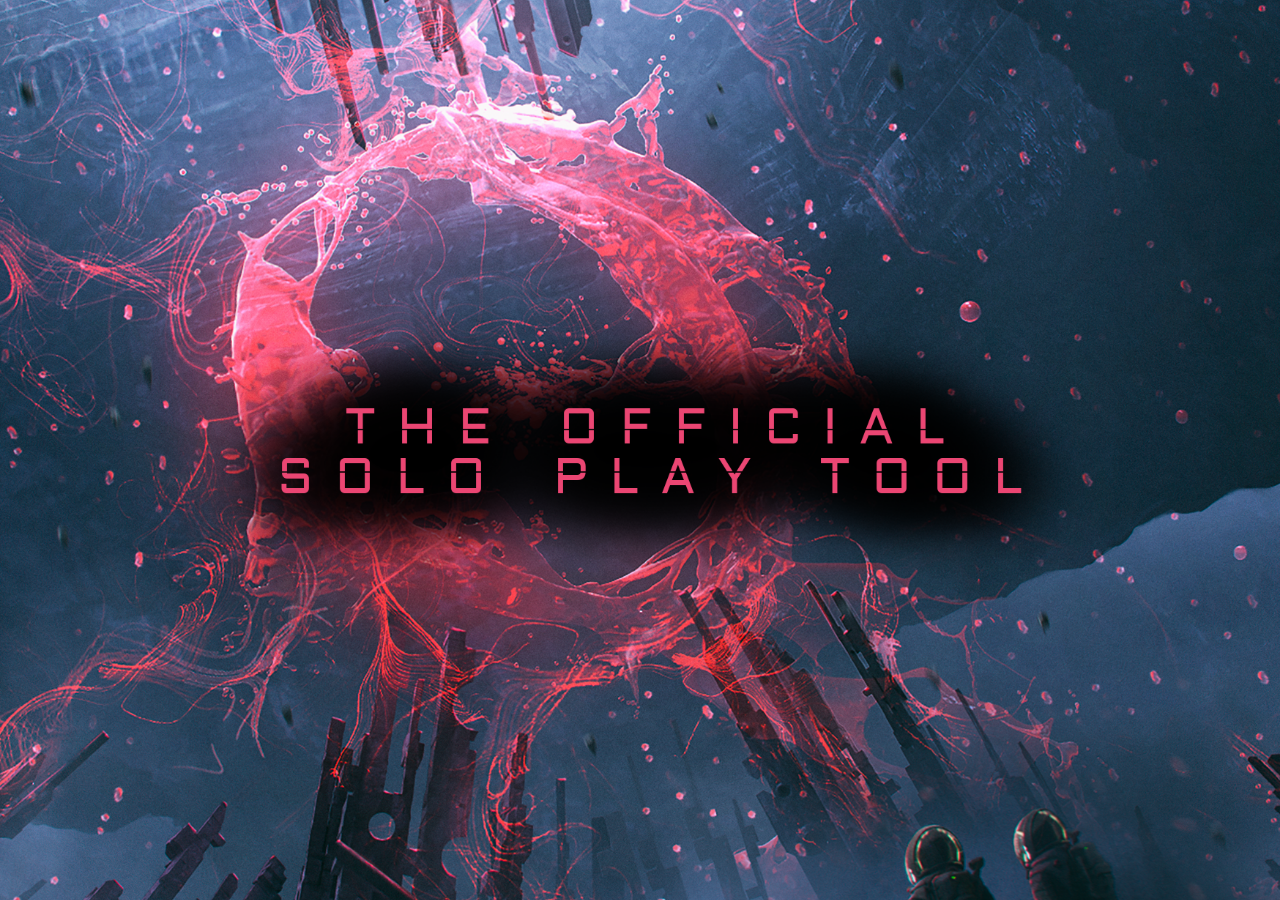
<file: index.html>
<!doctype html>
<html lang="en">
  <head>
    <meta charset="UTF-8" />
    <link rel="icon" type="image/svg+xml" href="/favicon.svg" />
    <meta name="viewport" content="width=device-width, initial-scale=1.0, viewport-fit=cover" />
    <title>Vite + React + TS</title>
    <link rel="manifest" href="/manifest.json">
    <meta name="theme-color" content="#090b0f">
    <link rel="preload" as="image" href="/splash.png">
    <style>
      html, body { margin: 0; padding: 0; background: #090b0f; }
      #app-splash {
        position: fixed;
        inset: 0;
        width: 100vw;
        height: 100vh;
        height: 100dvh;
        background: #090b0f url("/splash.png") center center / cover no-repeat;
        z-index: 2147483647;
        transition: opacity 600ms ease;
        opacity: 1;
        pointer-events: none;
      }
      #app-splash.hide { opacity: 0; }
    </style>
    <script type="module" crossorigin src="/assets/index-rArr1JNp.js"></script>
    <link rel="stylesheet" crossorigin href="/assets/index-C_YmY61V.css">
  </head>
  <body>
    <div id="app-splash"></div>
    <div id="root"></div>
    <script>
      if('serviceWorker' in navigator) navigator.serviceWorker.register('/sw.js');
      window.addEventListener('load', function(){
        setTimeout(function(){
          var s = document.getElementById('app-splash');
          if(!s) return;
          s.classList.add('hide');
          setTimeout(function(){ s.remove(); }, 650);
        }, 2500);
      });
    </script>
  </body>
</html>
</file>
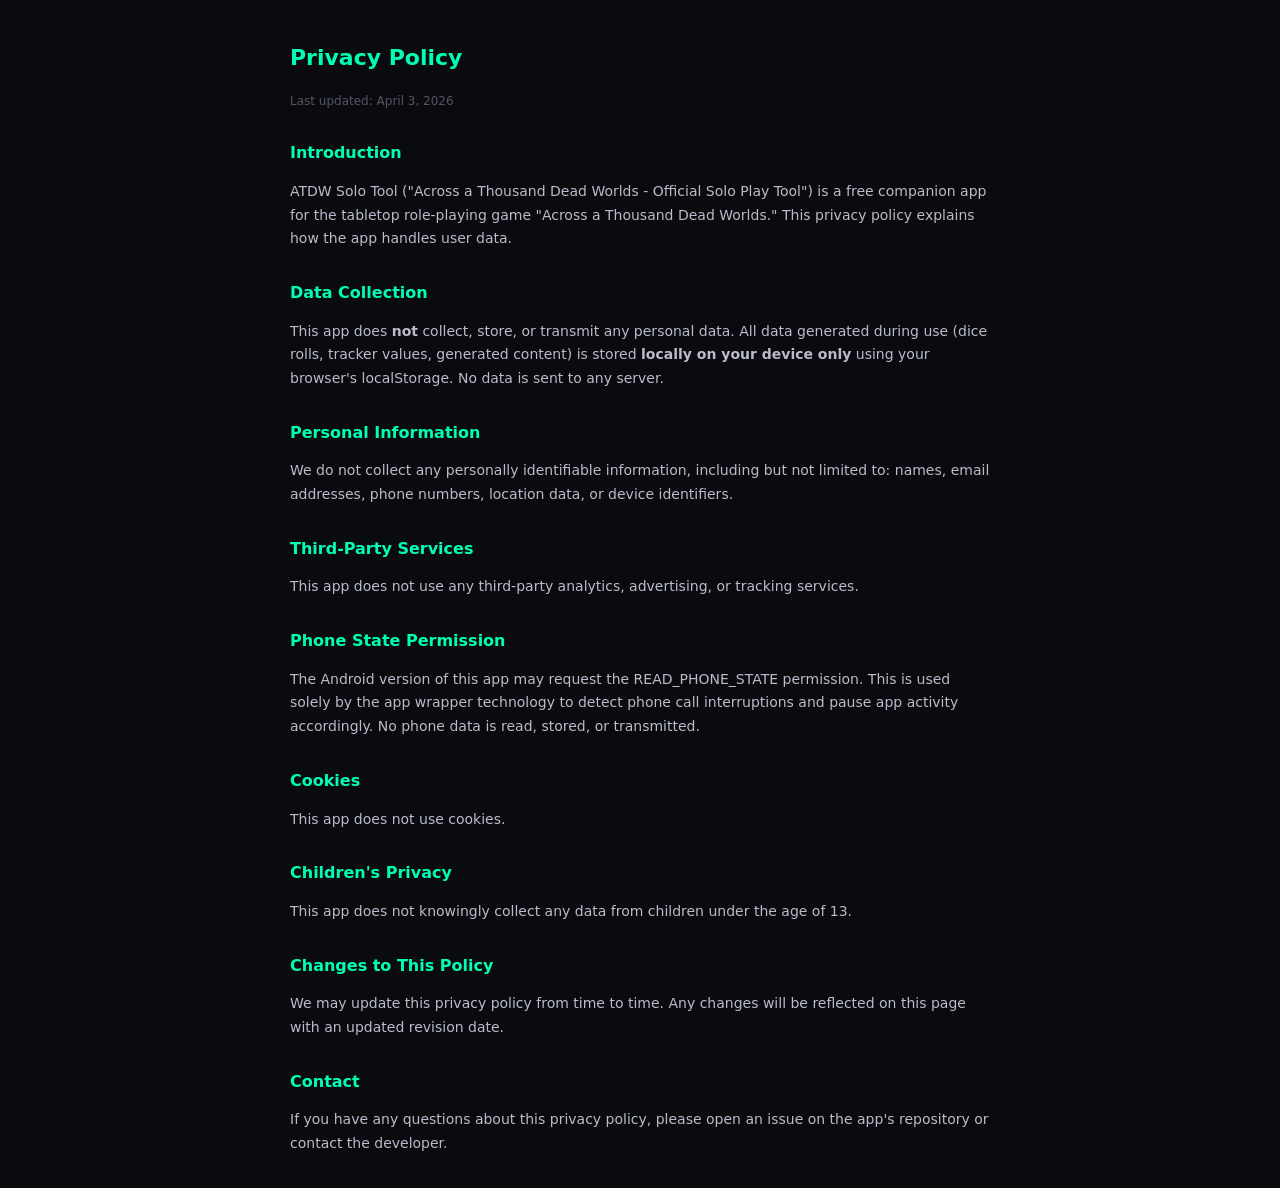
<file: privacy-policy.html>
<!DOCTYPE html>
<html lang="en">
<head>
  <meta charset="UTF-8">
  <meta name="viewport" content="width=device-width, initial-scale=1.0">
  <title>Privacy Policy - ATDW Solo Tool</title>
  <style>
    body { font-family: system-ui, sans-serif; max-width: 700px; margin: 0 auto; padding: 24px; background: #090b0f; color: #bbc; line-height: 1.7; }
    h1 { color: #00ffb4; font-size: 22px; }
    h2 { color: #00ffb4; font-size: 16px; margin-top: 28px; }
    p { margin: 8px 0; font-size: 14px; }
    a { color: #00ffb4; }
    .date { color: #556; font-size: 12px; }
  </style>
</head>
<body>
  <h1>Privacy Policy</h1>
  <p class="date">Last updated: April 3, 2026</p>

  <h2>Introduction</h2>
  <p>ATDW Solo Tool ("Across a Thousand Dead Worlds - Official Solo Play Tool") is a free companion app for the tabletop role-playing game "Across a Thousand Dead Worlds." This privacy policy explains how the app handles user data.</p>

  <h2>Data Collection</h2>
  <p>This app does <strong>not</strong> collect, store, or transmit any personal data. All data generated during use (dice rolls, tracker values, generated content) is stored <strong>locally on your device only</strong> using your browser's localStorage. No data is sent to any server.</p>

  <h2>Personal Information</h2>
  <p>We do not collect any personally identifiable information, including but not limited to: names, email addresses, phone numbers, location data, or device identifiers.</p>

  <h2>Third-Party Services</h2>
  <p>This app does not use any third-party analytics, advertising, or tracking services.</p>

  <h2>Phone State Permission</h2>
  <p>The Android version of this app may request the READ_PHONE_STATE permission. This is used solely by the app wrapper technology to detect phone call interruptions and pause app activity accordingly. No phone data is read, stored, or transmitted.</p>

  <h2>Cookies</h2>
  <p>This app does not use cookies.</p>

  <h2>Children's Privacy</h2>
  <p>This app does not knowingly collect any data from children under the age of 13.</p>

  <h2>Changes to This Policy</h2>
  <p>We may update this privacy policy from time to time. Any changes will be reflected on this page with an updated revision date.</p>

  <h2>Contact</h2>
  <p>If you have any questions about this privacy policy, please open an issue on the app's repository or contact the developer.</p>
</body>
</html>
</file>
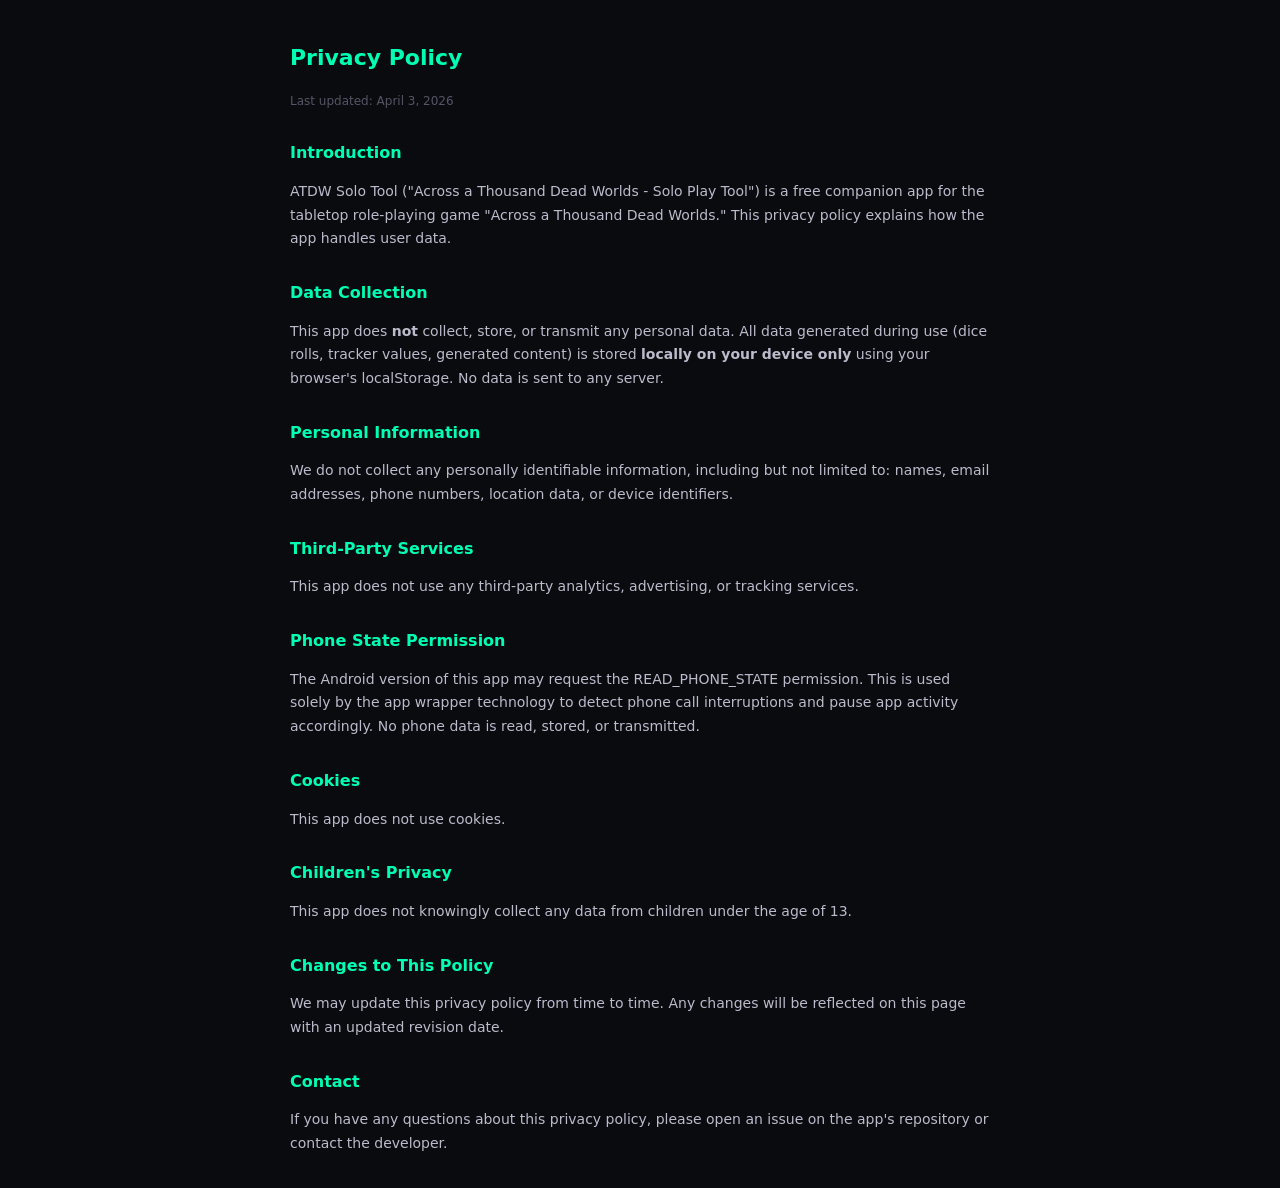
<file: atdw/privacy-policy.html>
<!DOCTYPE html>
<html lang="en">
<head>
  <meta charset="UTF-8">
  <meta name="viewport" content="width=device-width, initial-scale=1.0">
  <title>Privacy Policy - ATDW Solo Tool</title>
  <style>
    body { font-family: system-ui, sans-serif; max-width: 700px; margin: 0 auto; padding: 24px; background: #090b0f; color: #bbc; line-height: 1.7; }
    h1 { color: #00ffb4; font-size: 22px; }
    h2 { color: #00ffb4; font-size: 16px; margin-top: 28px; }
    p { margin: 8px 0; font-size: 14px; }
    a { color: #00ffb4; }
    .date { color: #556; font-size: 12px; }
  </style>
</head>
<body>
  <h1>Privacy Policy</h1>
  <p class="date">Last updated: April 3, 2026</p>

  <h2>Introduction</h2>
  <p>ATDW Solo Tool ("Across a Thousand Dead Worlds - Solo Play Tool") is a free companion app for the tabletop role-playing game "Across a Thousand Dead Worlds." This privacy policy explains how the app handles user data.</p>

  <h2>Data Collection</h2>
  <p>This app does <strong>not</strong> collect, store, or transmit any personal data. All data generated during use (dice rolls, tracker values, generated content) is stored <strong>locally on your device only</strong> using your browser's localStorage. No data is sent to any server.</p>

  <h2>Personal Information</h2>
  <p>We do not collect any personally identifiable information, including but not limited to: names, email addresses, phone numbers, location data, or device identifiers.</p>

  <h2>Third-Party Services</h2>
  <p>This app does not use any third-party analytics, advertising, or tracking services.</p>

  <h2>Phone State Permission</h2>
  <p>The Android version of this app may request the READ_PHONE_STATE permission. This is used solely by the app wrapper technology to detect phone call interruptions and pause app activity accordingly. No phone data is read, stored, or transmitted.</p>

  <h2>Cookies</h2>
  <p>This app does not use cookies.</p>

  <h2>Children's Privacy</h2>
  <p>This app does not knowingly collect any data from children under the age of 13.</p>

  <h2>Changes to This Policy</h2>
  <p>We may update this privacy policy from time to time. Any changes will be reflected on this page with an updated revision date.</p>

  <h2>Contact</h2>
  <p>If you have any questions about this privacy policy, please open an issue on the app's repository or contact the developer.</p>
</body>
</html>
</file>
<file: assets/index-C_YmY61V.css>
:root{--text:#6b6375;--text-h:#08060d;--bg:#fff;--border:#e5e4e7;--code-bg:#f4f3ec;--accent:#aa3bff;--accent-bg:#aa3bff1a;--accent-border:#aa3bff80;--social-bg:#f4f3ec80;--shadow:#0000001a 0 10px 15px -3px, #0000000d 0 4px 6px -2px;--sans:system-ui, "Segoe UI", Roboto, sans-serif;--heading:system-ui, "Segoe UI", Roboto, sans-serif;--mono:ui-monospace, Consolas, monospace;font:18px/145% var(--sans);letter-spacing:.18px;--lightningcss-light:initial;--lightningcss-dark: ;color-scheme:light dark;color:var(--text);background:var(--bg);font-synthesis:none;text-rendering:optimizelegibility;-webkit-font-smoothing:antialiased;-moz-osx-font-smoothing:grayscale}@media (prefers-color-scheme:dark){:root{--lightningcss-light: ;--lightningcss-dark:initial}}@media (width<=1024px){:root{font-size:16px}}@media (prefers-color-scheme:dark){:root{--text:#9ca3af;--text-h:#f3f4f6;--bg:#16171d;--border:#2e303a;--code-bg:#1f2028;--accent:#c084fc;--accent-bg:#c084fc26;--accent-border:#c084fc80;--social-bg:#2f303a80;--shadow:#0006 0 10px 15px -3px, #00000040 0 4px 6px -2px}#social .button-icon{filter:invert()brightness(2)}}#root{text-align:center;border-inline:1px solid var(--border);box-sizing:border-box;flex-direction:column;width:1126px;max-width:100%;min-height:100svh;margin:0 auto;display:flex}body{background:#090b0f;margin:0}h1,h2{font-family:var(--heading);color:var(--text-h);font-weight:500}h1{letter-spacing:-1.68px;margin:32px 0;font-size:56px}@media (width<=1024px){h1{margin:20px 0;font-size:36px}}h2{letter-spacing:-.24px;margin:0 0 8px;font-size:24px;line-height:118%}@media (width<=1024px){h2{font-size:20px}}p{margin:0}code,.counter{font-family:var(--mono);color:var(--text-h);border-radius:4px;display:inline-flex}code{background:var(--code-bg);padding:4px 8px;font-size:15px;line-height:135%}
</file>
